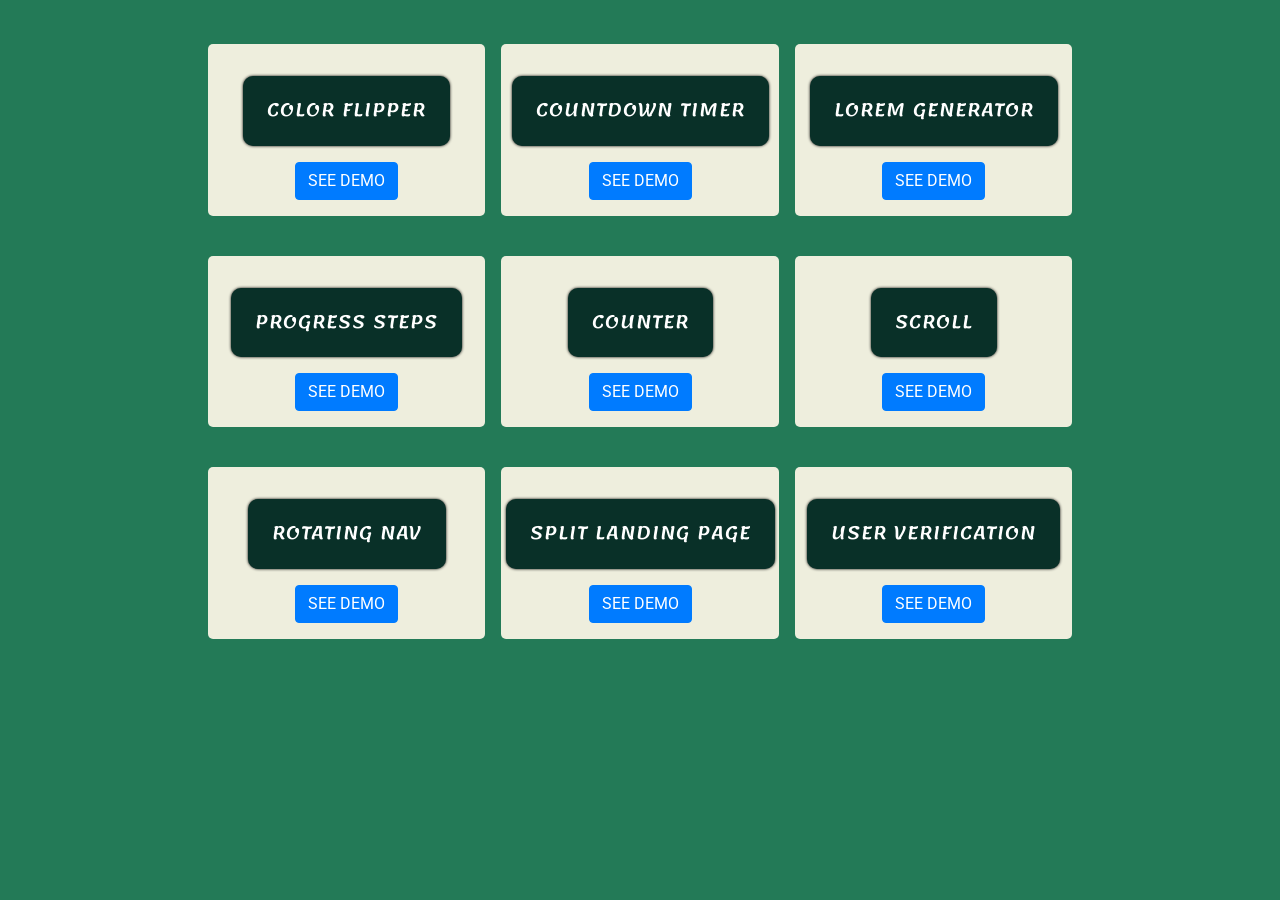
<file: index.html>
<!DOCTYPE html>
<html lang="en">
	<head>
		<meta charset="UTF-8" />
		<meta http-equiv="X-UA-Compatible" content="IE=edge" />
		<meta name="viewport" content="width=device-width, initial-scale=1.0" />
		<link rel="stylesheet" href="./bootstrap/bootstrap.min.css" />
		<link rel="stylesheet" href="./style.css" />
		<title>BASIC FRONTEND</title>
	</head>
	<body>
		<div class="container">
			<div class="row">
				<section class="projects-container py-4 col flex-wrap Flexed">
					<!-- PROJECT WRAPPER -->
					<div
						class="
							project-wrapper
							flex-column
							Flexed
							col-sm-10 col-md-6
							mx-2
							p-3
							col-lg-3
						"
					>
						<div class="project-title-wrapper my-3 p-4">
							<h5 class="project-title mb-0">COLOR FLIPPER</h5>
						</div>
						<a
							href="./projects/color-flipper/index.html"
							target="_blank"
							class="btn btn-primary"
							>SEE DEMO</a
						>
					</div>
					<!-- PROJECT WRAPPER -->
					<div
						class="
							project-wrapper
							flex-column
							Flexed
							col-sm-10 col-md-6
							mx-2
							p-3
							col-lg-3
						"
					>
						<div class="project-title-wrapper my-3 p-4">
							<h5 class="project-title mb-0">COUNTDOWN TIMER</h5>
						</div>
						<a
							href="./projects/countdown-timer/index.html"
							target="_blank"
							class="btn btn-primary"
							>SEE DEMO</a
						>
					</div>
					<!-- PROJECT WRAPPER -->
					<div
						class="
							project-wrapper
							flex-column
							Flexed
							col-sm-10 col-md-6
							mx-2
							p-3
							col-lg-3
						"
					>
						<div class="project-title-wrapper my-3 p-4">
							<h5 class="project-title mb-0">LOREM GENERATOR</h5>
						</div>
						<a
							href="./projects/lorem-generator/index.html"
							target="_blank"
							class="btn btn-primary"
							>SEE DEMO</a
						>
					</div>
					<!-- PROJECT WRAPPER -->
					<div
						class="
							project-wrapper
							flex-column
							Flexed
							col-sm-10 col-md-6
							mx-2
							p-3
							col-lg-3
						"
					>
						<div class="project-title-wrapper my-3 p-4">
							<h5 class="project-title mb-0">PROGRESS STEPS</h5>
						</div>
						<a
							href="./projects/progress-steps/index.html"
							target="_blank"
							class="btn btn-primary"
							>SEE DEMO</a
						>
					</div>
					<!-- PROJECT WRAPPER -->
					<div
						class="
							project-wrapper
							flex-column
							Flexed
							col-sm-10 col-md-6
							mx-2
							p-3
							col-lg-3
						"
					>
						<div class="project-title-wrapper my-3 p-4">
							<h5 class="project-title mb-0">COUNTER</h5>
						</div>
						<a
							href="./projects/counter/index.html"
							target="_blank"
							class="btn btn-primary"
							>SEE DEMO</a
						>
					</div>
					<!-- PROJECT WRAPPER -->
					<div
						class="
							project-wrapper
							flex-column
							Flexed
							col-sm-10 col-md-6
							mx-2
							p-3
							col-lg-3
						"
					>
						<div class="project-title-wrapper my-3 p-4">
							<h5 class="project-title mb-0">SCROLL</h5>
						</div>
						<a
							href="./projects/scroll/index.html"
							target="_blank"
							class="btn btn-primary"
							>SEE DEMO</a
						>
					</div>
					<!-- PROJECT WRAPPER -->
					<div
						class="
							project-wrapper
							flex-column
							Flexed
							col-sm-10 col-md-6
							mx-2
							p-3
							col-lg-3
						"
					>
						<div class="project-title-wrapper my-3 p-4">
							<h5 class="project-title mb-0">ROTATING NAV</h5>
						</div>
						<a
							href="./projects/rotating-nav/index.html"
							target="_blank"
							class="btn btn-primary"
							>SEE DEMO</a
						>
					</div>
					<!-- PROJECT WRAPPER -->
					<div
						class="
							project-wrapper
							flex-column
							Flexed
							col-sm-10 col-md-6
							mx-2
							p-3
							col-lg-3
						"
					>
						<div class="project-title-wrapper my-3 p-4">
							<h5 class="project-title mb-0">SPLIT LANDING PAGE</h5>
						</div>
						<a
							href="./projects/split-landing-page/index.html"
							target="_blank"
							class="btn btn-primary"
							>SEE DEMO</a
						>
					</div>
					<!-- PROJECT WRAPPER -->
					<div
						class="
							project-wrapper
							flex-column
							Flexed
							col-sm-10 col-md-6
							mx-2
							p-3
							col-lg-3
						"
					>
						<div class="project-title-wrapper my-3 p-4">
							<h5 class="project-title mb-0">USER VERIFICATION</h5>
						</div>
						<a
							href="./projects/user-verification/index.html"
							target="_blank"
							class="btn btn-primary"
							>SEE DEMO</a
						>
					</div>
				</section>
			</div>
		</div>

		<script src=""></script>
	</body>
</html>
</file>
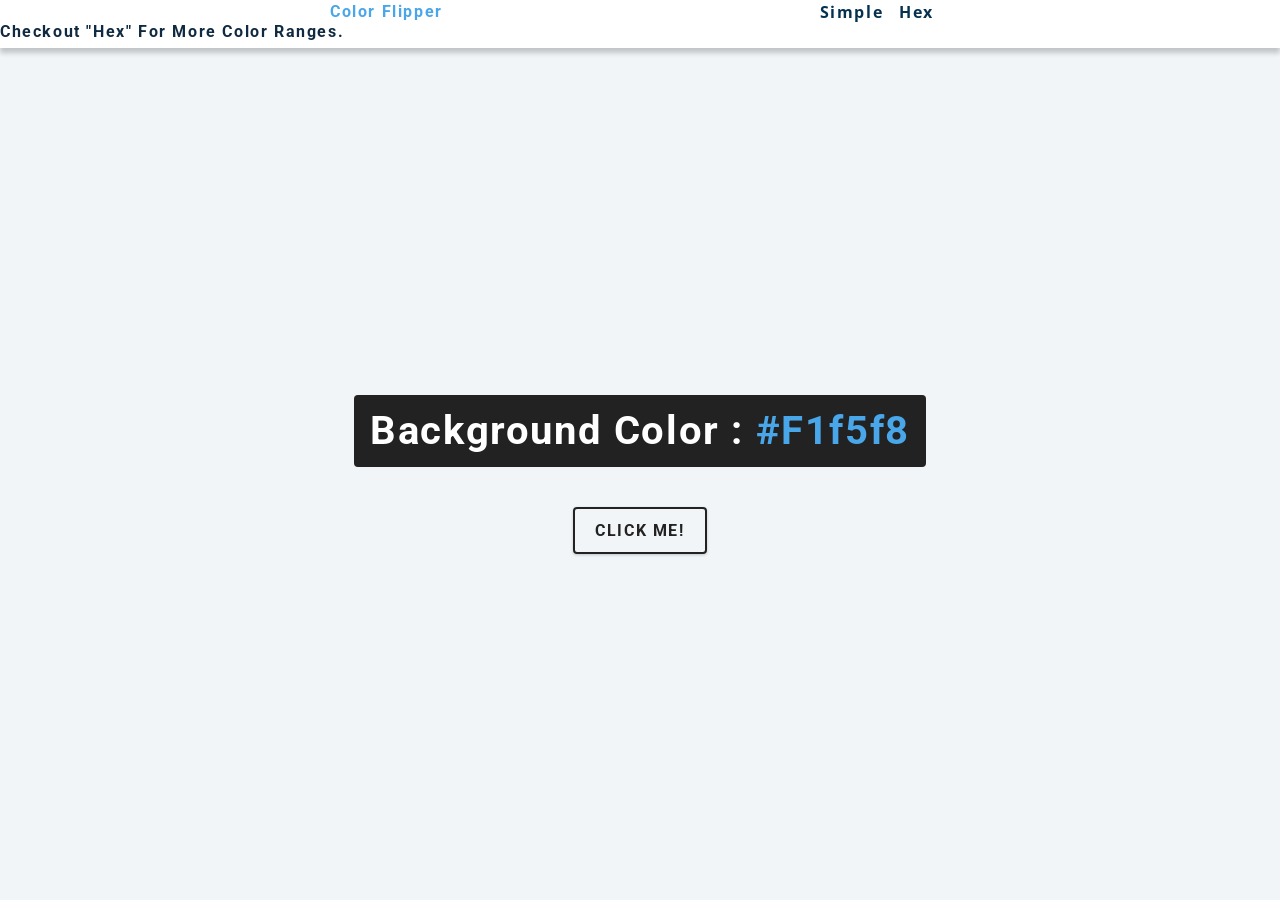
<file: projects/color-flipper/index.html>
<!DOCTYPE html>
<html lang="en">
 <head>
  <meta charset="UTF-8" />
  <meta name="viewport" content="width=device-width, initial-scale=1.0" />
  <title>COLOR FLIPPER</title>

  <!-- styles -->
  <link rel="stylesheet" href="styles.css" />
 </head>
 <body>
  <nav>
   <div class="nav-center">
    <h4>Color Flipper</h4>
    <ul class="nav-links">
     <li>
      <a href="index.html">Simple</a>
     </li>
     <li>
      <a href="hex.html">Hex</a>
     </li>
    </ul>
   </div>
   <h4>Checkout "Hex" for more color ranges.</h4>
  </nav>
  <main>
   <div class="container">
    <h2>Background Color : <span class="color"> #f1f5f8 </span></h2>
    <button class="btn btn-hero" id="btn">Click Me!</button>
   </div>
  </main>
  <!-- javascript -->
  <script src="app.js"></script>
 </body>
</html>
</file>
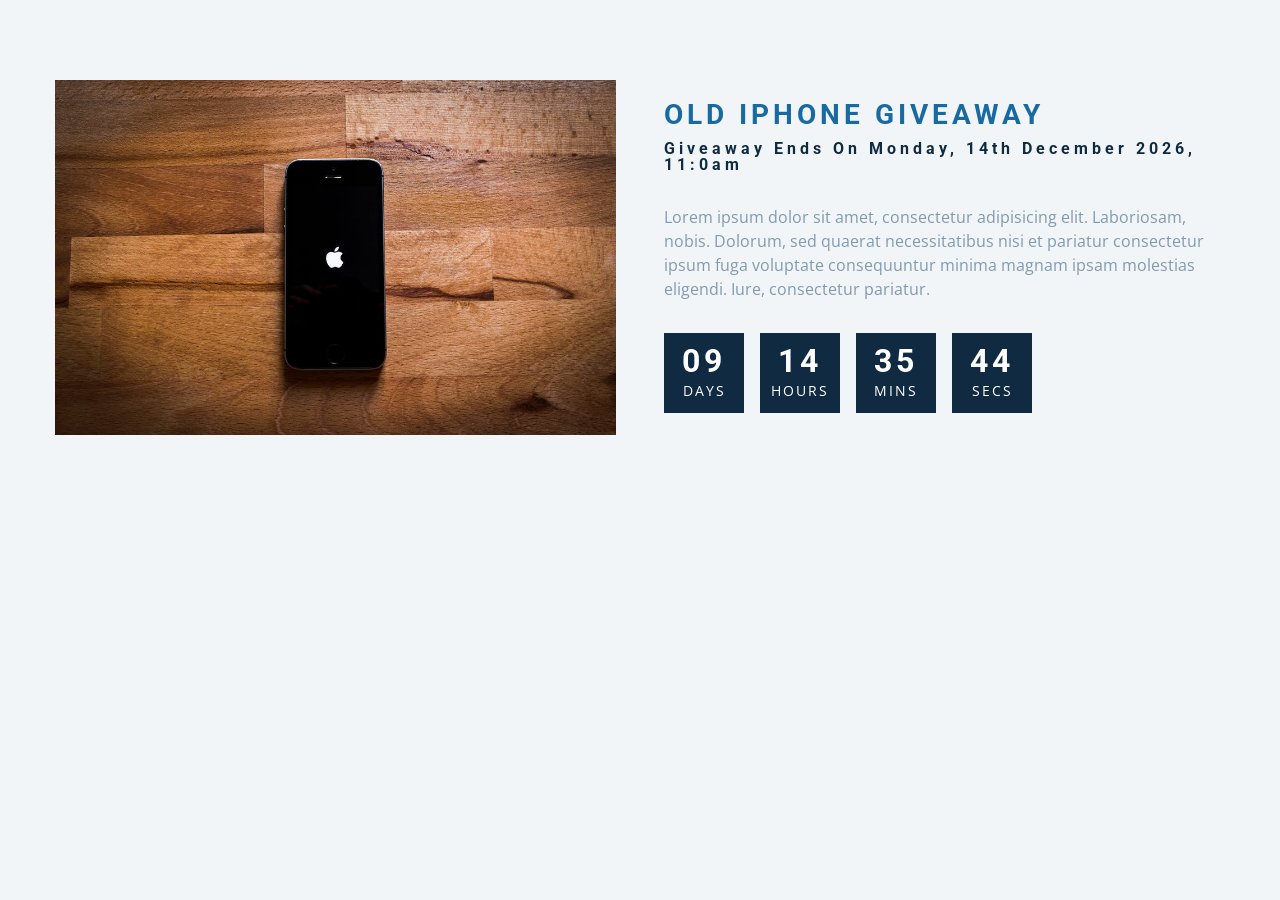
<file: projects/countdown-timer/index.html>
<!DOCTYPE html>
<html lang="en">
  <head>
    <meta charset="UTF-8" />
    <meta name="viewport" content="width=device-width, initial-scale=1.0" />
    <title>Countdown</title>

    <!-- styles -->
    <link rel="stylesheet" href="styles.css" />
  </head>
  <body>
   <section class="section-center">
     <!-- image -->
     <article class="gift-img">
      <img src="./gift.jpeg" alt="Gift picture">
     </article>
     <!-- info -->
     <article class="gift-info">
       <h3>old iphone giveaway</h3>
       <h4 class="giveaway">
         giveaway ends on Sunday, 24th April, 2020, 8:00am
       </h4>
       <p>Lorem ipsum dolor sit amet, consectetur adipisicing elit. Laboriosam, nobis. Dolorum, sed quaerat necessitatibus nisi et pariatur consectetur ipsum fuga voluptate consequuntur minima magnam ipsam molestias eligendi. Iure, consectetur pariatur.</p>
       <div class="deadline">
         <!-- days -->
         <div class="deadline-format"><div>
           <h4 class="days">34</h4>
           <span>days</span>
         </div>
        </div>
        <!-- end of item -->
        <!-- days -->
        <div class="deadline-format"><div>
          <h4 class="hours">34</h4>
          <span>hours</span>
        </div>
      </div>
      <!-- end of item -->
         <!-- days -->
         <div class="deadline-format"><div>
           <h4 class="mins">34</h4>
           <span>mins</span>
          </div>
        </div>
        <!-- end of item -->
        <!-- days -->
        <div class="deadline-format"><div>
          <h4 class="secs">34</h4>
          <span>secs</span>
        </div>
       </div>
       <!-- end of item -->
      </div>
    </article>
  </section>
    <!-- javascript -->
    <script src="app.js"></script>
  </body>
</html>
</file>
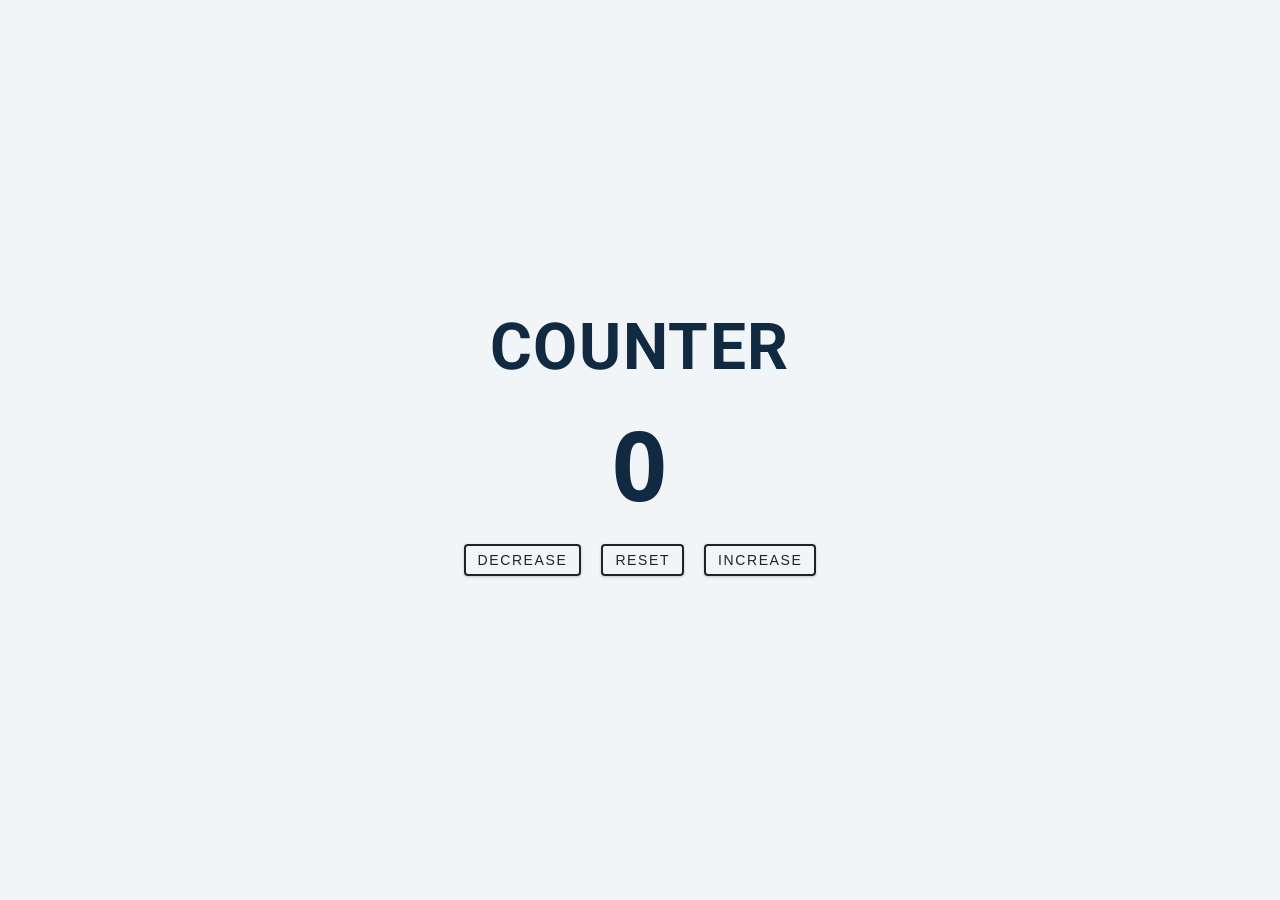
<file: projects/counter/index.html>
<!DOCTYPE html>
<html lang="en">
  <head>
    <meta charset="UTF-8" />
    <meta name="viewport" content="width=device-width, initial-scale=1.0" />
    <title>Counter</title>

    <!-- styles -->
    <link rel="stylesheet" href="styles.css" />
  </head>
  <body>
    <main>
      <div class="container">
        <h1>COUNTER</h1>
        <span id="value">0</span>
        <div class="button-container">
          <button class="btn decrease">decrease</button>
          <button class="btn reset">reset</button>
          <button class="btn increase">increase</button>
        </div>
      </div>
    </main>
    <!-- javascript -->
    <script src="app.js"></script>
  </body>
</html>
</file>
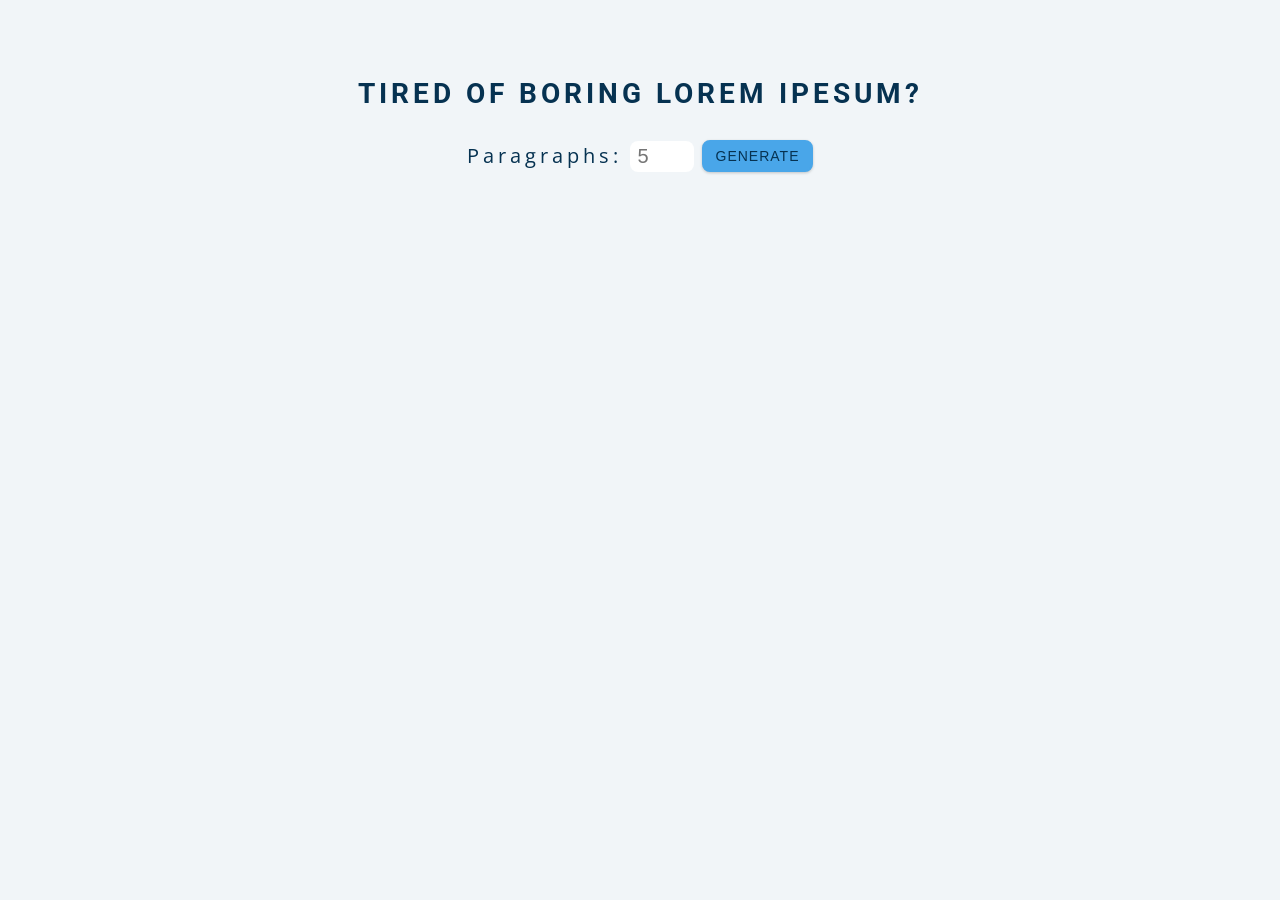
<file: projects/lorem-generator/index.html>
<!DOCTYPE html>
<html lang="en">
 <head>
  <meta charset="UTF-8" />
  <meta name="viewport" content="width=device-width, initial-scale=1.0" />
  <title>LOREM GENERATOR</title>

  <!-- styles -->
  <link rel="stylesheet" href="styles.css" />
 </head>
 <body>
  <section class="section-center">
   <h3>tired of boring lorem ipesum?</h3>
   <form class="lorem-form">
    <label for="amount">paragraphs:</label>
    <input type="number" name="amount" id="amount" placeholder="5" />
    <button type="submit" class="btn">generate</button>
   </form>
   <article class="lorem-text"></article>
  </section>
  <!-- <span>
      <h5>select a date</h5>
      <input type="date" name="" id=""> <br>
      <input type="text" name="" id="">
    </span> -->
  <!-- javascript -->
  <script src="app.js"></script>
 </body>
</html>
</file>
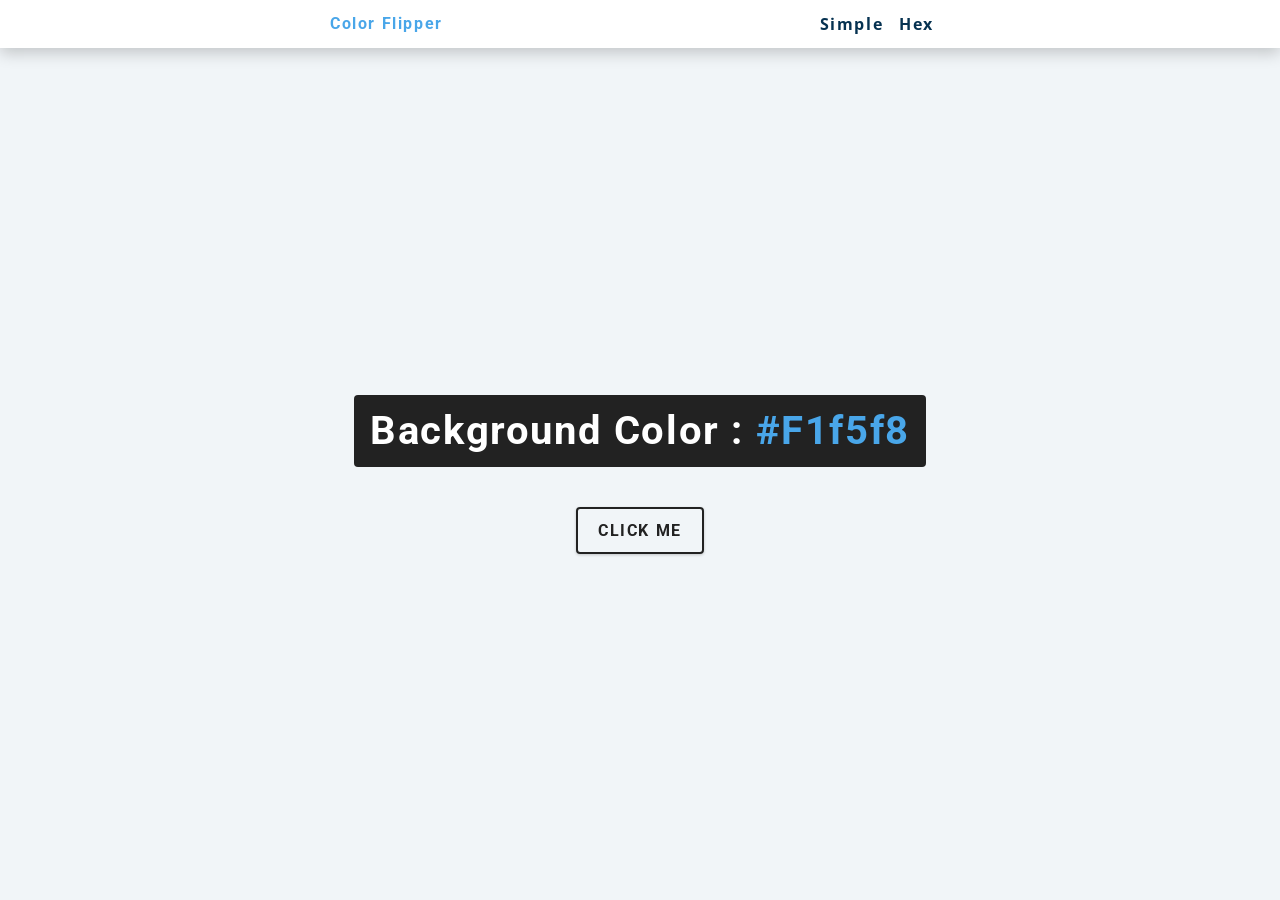
<file: projects/color-flipper/final/index.html>
<!DOCTYPE html>
<html lang="en">
  <head>
    <meta charset="UTF-8" />
    <meta name="viewport" content="width=device-width, initial-scale=1.0" />
    <title>Color Flipper || Simple</title>

    <!-- styles -->
    <link rel="stylesheet" href="styles.css" />
  </head>
  <body>
    <nav>
      <div class="nav-center">
        <h4>color flipper</h4>
        <ul class="nav-links">
          <li><a href="index.html">simple</a></li>
          <li><a href="hex.html">hex</a></li>
        </ul>
      </div>
    </nav>
    <main>
      <div class="container">
        <h2>background color : <span class="color">#f1f5f8</span></h2>
        <button class="btn btn-hero" id="btn">click me</button>
      </div>
    </main>
    <!-- javascript -->
    <script src="app.js"></script>
  </body>
</html>
</file>
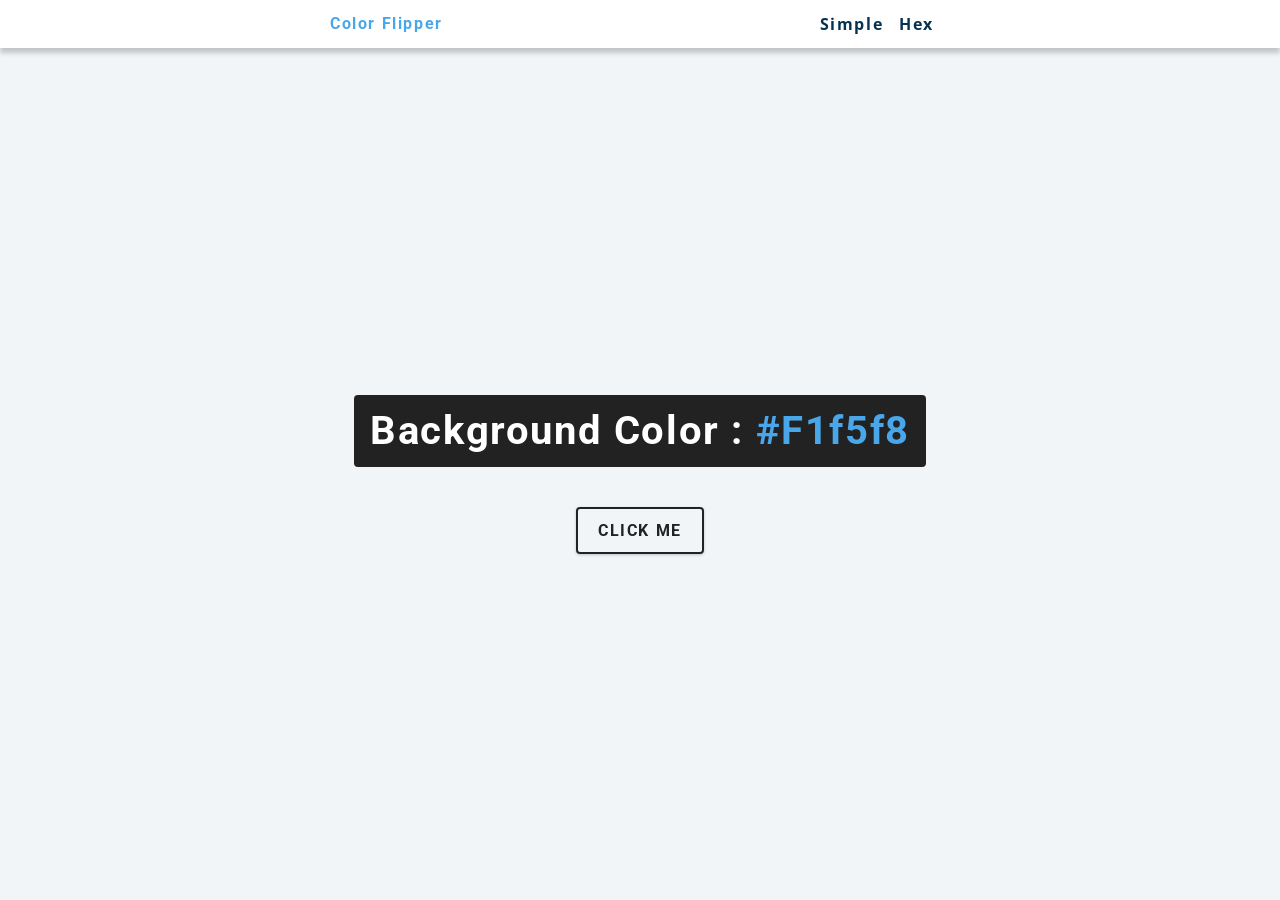
<file: projects/color-flipper/hex.html>
<!DOCTYPE html>
<html lang="en">
  <head>
    <meta charset="UTF-8" />
    <meta name="viewport" content="width=device-width, initial-scale=1.0" />
    <title>
      Color Flipper || Simple
    </title>

    <!-- styles -->
    <link rel="stylesheet" href="styles.css" />
  </head>

  <body>
    <nav>
      <div class="nav-center">
        <h4>color flipper</h4>
        <ul class="nav-links">
          <li><a href="index.html">simple</a></li>
          <li><a href="hex.html">hex</a></li>
        </ul>
      </div>
    </nav>
    <main>
      <div class="container">
        <h2>background color : <span class="color">#f1f5f8</span></h2>
        <button class="btn btn-hero" id="btn">click me</button>
      </div>
    </main>
    <!-- javascript -->
    <script src="hex.js"></script>
  </body>
</html>
</file>
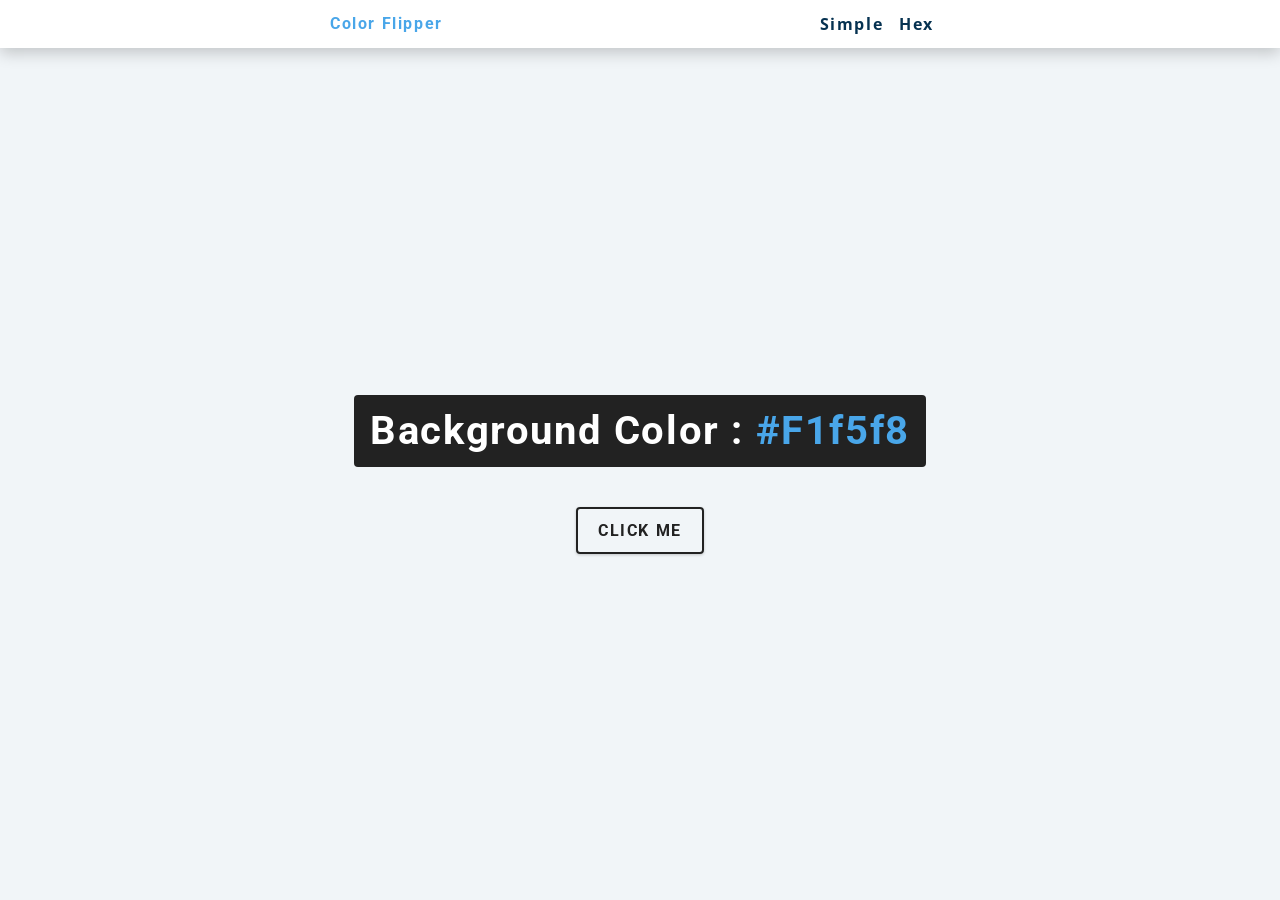
<file: projects/color-flipper/final/hex.html>
<!DOCTYPE html>
<html lang="en">
  <head>
    <meta charset="UTF-8" />
    <meta name="viewport" content="width=device-width, initial-scale=1.0" />
    <title>Color Flipper || Hex</title>

    <!-- styles -->
    <link rel="stylesheet" href="styles.css" />
  </head>

  <body>
    <nav>
      <div class="nav-center">
        <h4>color flipper</h4>
        <ul class="nav-links">
          <li><a href="index.html">simple</a></li>
          <li><a href="hex.html">hex</a></li>
        </ul>
      </div>
    </nav>
    <main>
      <div class="container">
        <h2>background color : <span class="color">#f1f5f8</span></h2>
        <button class="btn btn-hero" id="btn">click me</button>
      </div>
    </main>
    <!-- javascript -->
    <script src="hex.js"></script>
  </body>
</html>
</file>
<file: style.css>
@import url("https://fonts.googleapis.com/css2?family=Lemonada:wght@300;400;500&family=Montserrat&family=Roboto&family=Roboto+Slab&display=swap");

:root {
	/* BODY COLORS */
	--clr-primary-1: #003e6b;
	--clr-primary-2: #0a558a;
	--clr-primary-3: #0f6099;
	--green-gradient: linear-gradient(to left, #093028, #237a57);
	--light-green: #237a57;
	--dark-green: #093028;
	--gld-clr-1: #f5cd1b;
	/* TRANSITIONS */
	--sht-trans: all 200ms ease-in-out;
	--med-trans: all 0.5s ease-in-out;
	--lng-trans: all 1s ease-in-out;
}
* {
	margin: 0;
	padding: 0;
	box-sizing: border-box;
}

body {
	background: var(--clr-primary-3);
	background: var(--green-gradient);
	background: var(--light-green);
}



.project-wrapper {
	background: #eed;
	margin: 20px auto;
	border-radius: 5px;
}

.project-title-wrapper {
	background: var(--dark-green);

	border-radius: 10px;
	box-shadow: 0px 0px 3px #000000;
}

.project-title {
	font-size: 18px;
	white-space: nowrap;
	color: #fff;
	text-align: center;
	letter-spacing: 1px;
	font-family: "Lemonada", sans-serif;
}

.Flexed {
	display: flex;
	justify-content: center;
	align-items: center;
}
</file>
<file: projects/color-flipper/styles.css>
/*
=============== 
Fonts
===============
*/
@import url("https://fonts.googleapis.com/css?family=Open+Sans|Roboto:400,700&display=swap");

/*
=============== 
Variables
===============
*/

:root {
  /* dark shades of primary color*/
  --clr-primary-1: hsl(205, 86%, 17%);
  --clr-primary-2: hsl(205, 77%, 27%);
  --clr-primary-3: hsl(205, 72%, 37%);
  --clr-primary-4: hsl(205, 63%, 48%);
  /* primary/main color */
  --clr-primary-5: hsl(205, 78%, 60%);
  /* lighter shades of primary color */
  --clr-primary-6: hsl(205, 89%, 70%);
  --clr-primary-7: hsl(205, 90%, 76%);
  --clr-primary-8: hsl(205, 86%, 81%);
  --clr-primary-9: hsl(205, 90%, 88%);
  --clr-primary-10: hsl(205, 100%, 96%);
  /* darkest grey - used for headings */
  --clr-grey-1: hsl(209, 61%, 16%);
  --clr-grey-2: hsl(211, 39%, 23%);
  --clr-grey-3: hsl(209, 34%, 30%);
  --clr-grey-4: hsl(209, 28%, 39%);
  /* grey used for paragraphs */
  --clr-grey-5: hsl(210, 22%, 49%);
  --clr-grey-6: hsl(209, 23%, 60%);
  --clr-grey-7: hsl(211, 27%, 70%);
  --clr-grey-8: hsl(210, 31%, 80%);
  --clr-grey-9: hsl(212, 33%, 89%);
  --clr-grey-10: hsl(210, 36%, 96%);
  --clr-white: #fff;
  --clr-red-dark: hsl(360, 67%, 44%);
  --clr-red-light: hsl(360, 71%, 66%);
  --clr-green-dark: hsl(125, 67%, 44%);
  --clr-green-light: hsl(125, 71%, 66%);
  --clr-black: #222;
  --ff-primary: "Roboto", sans-serif;
  --ff-secondary: "Open Sans", sans-serif;
  --transition: all 0.3s linear;
  --spacing: 0.1rem;
  --radius: 0.25rem;
  --light-shadow: 0 5px 15px rgba(0, 0, 0, 0.1);
  --dark-shadow: 0 5px 5px rgba(0, 0, 0, 0.2);
  --max-width: 1170px;
  --fixed-width: 620px;
}
/*
=============== 
Global Styles
===============
*/

*,
::after,
::before {
  margin: 0;
  padding: 0;
  box-sizing: border-box;
}
body {
  font-family: var(--ff-secondary);
  background: var(--clr-grey-10);
  color: var(--clr-grey-1);
  line-height: 1.5;
  font-size: 0.875rem;
}
ul {
  list-style-type: none;
}
a {
  text-decoration: none;
}
h1,
h2,
h3,
h4 {
  letter-spacing: var(--spacing);
  text-transform: capitalize;
  line-height: 1.25;
  margin-bottom: 0.75rem;
  font-family: var(--ff-primary);
}
h1 {
  font-size: 3rem;
}
h2 {
  font-size: 2rem;
}
h3 {
  font-size: 1.25rem;
}
h4 {
  font-size: 0.875rem;
}
p {
  margin-bottom: 1.25rem;
  color: var(--clr-grey-5);
}
@media screen and (min-width: 800px) {
  h1 {
    font-size: 4rem;
  }
  h2 {
    font-size: 2.5rem;
  }
  h3 {
    font-size: 1.75rem;
  }
  h4 {
    font-size: 1rem;
  }
  body {
    font-size: 1rem;
  }
  h1,
  h2,
  h3,
  h4 {
    line-height: 1;
  }
}
/*  global classes */

/* section */
.section {
  padding: 5rem 0;
}

.section-center {
  width: 90vw;
  margin: 0 auto;
  max-width: 1170px;
}
@media screen and (min-width: 992px) {
  .section-center {
    width: 95vw;
  }
}
main {
  min-height: 100vh;
  display: grid;
  place-items: center;
}

/*
=============== 
Nav
===============
*/
nav {
  background: var(--clr-white);
  height: 3rem;
  display: grid;
  align-items: center;
  box-shadow: var(--dark-shadow);
}
.nav-center {
  width: 90vw;
  max-width: var(--fixed-width);
  margin: 0 auto;
  display: flex;
  align-items: center;
  justify-content: space-between;
}
.nav-center h4 {
  margin-bottom: 0;
  color: var(--clr-primary-5);
}
.nav-links {
  display: flex;
}
nav a {
  text-transform: capitalize;
  font-weight: 700;
  font-size: 1rem;
  color: var(--clr-primary-1);
  letter-spacing: var(--spacing);
  margin-right: 1rem;
}
nav a:hover {
  color: var(--clr-primary-5);
}
/*
=============== 
Container
===============
*/
main {
  min-height: calc(100vh - 3rem);
  display: grid;
  place-items: center;
}
.container {
  text-align: center;
}
.container h2 {
  background: var(--clr-black);
  color: var(--clr-white);
  padding: 1rem;
  border-radius: var(--radius);
  margin-bottom: 2.5rem;
}
.color {
  color: var(--clr-primary-5);
}
.btn-hero {
  font-family: var(--ff-primary);
  text-transform: uppercase;
  background: transparent;
  color: var(--clr-black);
  letter-spacing: var(--spacing);
  display: inline-block;
  font-weight: 700;
  transition: var(--transition);
  border: 2px solid var(--clr-black);
  cursor: pointer;
  box-shadow: 0 1px 3px rgba(0, 0, 0, 0.2);
  border-radius: var(--radius);
  font-size: 1rem;
  padding: 0.75rem 1.25rem;
}
.btn-hero:hover {
  color: var(--clr-white);
  background: var(--clr-black);
}
</file>
<file: projects/countdown-timer/styles.css>
/*
=============== 
Fonts
===============
*/
@import url("https://fonts.googleapis.com/css?family=Open+Sans|Roboto:400,700&display=swap");

/*
=============== 
Variables
===============
*/

:root {
  /* dark shades of primary color*/
  --clr-primary-1: hsl(205, 86%, 17%);
  --clr-primary-2: hsl(205, 77%, 27%);
  --clr-primary-3: hsl(205, 72%, 37%);
  --clr-primary-4: hsl(205, 63%, 48%);
  /* primary/main color */
  --clr-primary-5: #49a6e9;
  /* lighter shades of primary color */
  --clr-primary-6: hsl(205, 89%, 70%);
  --clr-primary-7: hsl(205, 90%, 76%);
  --clr-primary-8: hsl(205, 86%, 81%);
  --clr-primary-9: hsl(205, 90%, 88%);
  --clr-primary-10: hsl(205, 100%, 96%);
  /* darkest grey - used for headings */
  --clr-grey-1: hsl(209, 61%, 16%);
  --clr-grey-2: hsl(211, 39%, 23%);
  --clr-grey-3: hsl(209, 34%, 30%);
  --clr-grey-4: hsl(209, 28%, 39%);
  /* grey used for paragraphs */
  --clr-grey-5: hsl(210, 22%, 49%);
  --clr-grey-6: hsl(209, 23%, 60%);
  --clr-grey-7: hsl(211, 27%, 70%);
  --clr-grey-8: hsl(210, 31%, 80%);
  --clr-grey-9: hsl(212, 33%, 89%);
  --clr-grey-10: hsl(210, 36%, 96%);
  --clr-white: #fff;
  --clr-red-dark: hsl(360, 67%, 44%);
  --clr-red-light: hsl(360, 71%, 66%);
  --clr-green-dark: hsl(125, 67%, 44%);
  --clr-green-light: hsl(125, 71%, 66%);
  --clr-black: #222;
  --clr-gold: #c59d5f;
  --ff-primary: "Roboto", sans-serif;
  --ff-secondary: "Open Sans", sans-serif;
  --transition: all 0.3s linear;
  --spacing: 0.25rem;
  --radius: 0.5rem;
  --light-shadow: 0 5px 15px rgba(0, 0, 0, 0.1);
  --dark-shadow: 0 5px 15px rgba(0, 0, 0, 0.2);
  --max-width: 1170px;
  --fixed-width: 620px;
}
/*
=============== 
Global Styles
===============
*/

*,
::after,
::before {
  margin: 0;
  padding: 0;
  box-sizing: border-box;
}
body {
  font-family: var(--ff-secondary);
  background: var(--clr-grey-10);
  color: var(--clr-grey-1);
  line-height: 1.5;
  font-size: 0.875rem;
}
ul {
  list-style-type: none;
}
a {
  text-decoration: none;
}
img:not(.logo) {
  width: 100%;
}
img {
  display: block;
}

h1,
h2,
h3,
h4 {
  letter-spacing: var(--spacing);
  text-transform: capitalize;
  line-height: 1.25;
  margin-bottom: 0.75rem;
  font-family: var(--ff-primary);
}
h1 {
  font-size: 3rem;
}
h2 {
  font-size: 2rem;
}
h3 {
  font-size: 1.25rem;
}
h4 {
  font-size: 0.875rem;
}
p {
  margin-bottom: 1.25rem;
  color: var(--clr-grey-5);
}
@media screen and (min-width: 800px) {
  h1 {
    font-size: 4rem;
  }
  h2 {
    font-size: 2.5rem;
  }
  h3 {
    font-size: 1.75rem;
  }
  h4 {
    font-size: 1rem;
  }
  body {
    font-size: 1rem;
  }
  h1,
  h2,
  h3,
  h4 {
    line-height: 1;
  }
}
/*  global classes */

.btn {
  text-transform: uppercase;
  background: transparent;
  color: var(--clr-black);
  padding: 0.375rem 0.75rem;
  letter-spacing: var(--spacing);
  display: inline-block;
  transition: var(--transition);
  font-size: 0.875rem;
  border: 2px solid var(--clr-black);
  cursor: pointer;
  box-shadow: 0 1px 3px rgba(0, 0, 0, 0.2);
  border-radius: var(--radius);
}
.btn:hover {
  color: var(--clr-white);
  background: var(--clr-black);
}
/* section */
.section {
  padding: 5rem 0;
}

.section-center {
  width: 90vw;
  margin: 5rem auto;
  max-width: 1170px;
}

main {
  min-height: 100vh;
  display: grid;
  place-items: center;
}
/*
=============== 
Countdown Timer
===============
*/
.gift-img {
  margin-bottom: 2rem;
}
.gift-info h3 {
  text-transform: uppercase;
  color: var(--clr-primary-3);
}
.gift-info p {
  color: var(--clr-grey-6);
}
.date {
  color: var(--clr-grey-5);
  font-size: 0.85rem;
}
@media screen and (min-width: 992px) {
  .section-center {
    display: grid;
    grid-template-columns: 1fr 1fr;
    place-items: center;
    gap: 3rem;
    width: 95vw;
  }
  .gift-img {
    margin-bottom: 0;
  }
}
.gift-info p {
  margin: 2rem 0;
}
.deadline {
  display: flex;
}
.deadline-format {
  background: var(--clr-grey-1);
  color: var(--clr-white);
  margin-right: 1rem;
  width: 5rem;
  height: 5rem;
  display: grid;
  place-items: center;
  text-align: center;
}
.deadline-format span {
  display: block;
  text-transform: uppercase;
  letter-spacing: 2px;
  font-size: 0.85rem;
}
.deadline h4:not(.expired) {
  font-size: 2rem;
  margin-bottom: 0.25rem;
  letter-spacing: var(--spacing);
}
</file>
<file: projects/counter/styles.css>
/*
=============== 
Fonts
===============
*/
@import url("https://fonts.googleapis.com/css?family=Open+Sans|Roboto:400,700&display=swap");

/*
=============== 
Variables
===============
*/

:root {
  /* dark shades of primary color*/
  --clr-primary-1: hsl(205, 86%, 17%);
  --clr-primary-2: hsl(205, 77%, 27%);
  --clr-primary-3: hsl(205, 72%, 37%);
  --clr-primary-4: hsl(205, 63%, 48%);
  /* primary/main color */
  --clr-primary-5: hsl(205, 78%, 60%);
  /* lighter shades of primary color */
  --clr-primary-6: hsl(205, 89%, 70%);
  --clr-primary-7: hsl(205, 90%, 76%);
  --clr-primary-8: hsl(205, 86%, 81%);
  --clr-primary-9: hsl(205, 90%, 88%);
  --clr-primary-10: hsl(205, 100%, 96%);
  /* darkest grey - used for headings */
  --clr-grey-1: hsl(209, 61%, 16%);
  --clr-grey-2: hsl(211, 39%, 23%);
  --clr-grey-3: hsl(209, 34%, 30%);
  --clr-grey-4: hsl(209, 28%, 39%);
  /* grey used for paragraphs */
  --clr-grey-5: hsl(210, 22%, 49%);
  --clr-grey-6: hsl(209, 23%, 60%);
  --clr-grey-7: hsl(211, 27%, 70%);
  --clr-grey-8: hsl(210, 31%, 80%);
  --clr-grey-9: hsl(212, 33%, 89%);
  --clr-grey-10: hsl(210, 36%, 96%);
  --clr-white: #fff;
  --clr-red-dark: hsl(360, 67%, 44%);
  --clr-red-light: hsl(360, 71%, 66%);
  --clr-green-dark: hsl(125, 67%, 44%);
  --clr-green-light: hsl(125, 71%, 66%);
  --clr-black: #222;
  --ff-primary: "Roboto", sans-serif;
  --ff-secondary: "Open Sans", sans-serif;
  --transition: all 0.3s linear;
  --spacing: 0.1rem;
  --radius: 0.25rem;
  --light-shadow: 0 5px 15px rgba(0, 0, 0, 0.1);
  --dark-shadow: 0 5px 15px rgba(0, 0, 0, 0.2);
  --max-width: 1170px;
  --fixed-width: 620px;
}
/*
=============== 
Global Styles
===============
*/

*,
::after,
::before {
  margin: 0;
  padding: 0;
  box-sizing: border-box;
}
body {
  font-family: var(--ff-secondary);
  background: var(--clr-grey-10);
  color: var(--clr-grey-1);
  line-height: 1.5;
  font-size: 0.875rem;
}
ul {
  list-style-type: none;
}
a {
  text-decoration: none;
}
h1,
h2,
h3,
h4 {
  letter-spacing: var(--spacing);
  text-transform: capitalize;
  line-height: 1.25;
  margin-bottom: 0.75rem;
  font-family: var(--ff-primary);
}
h1 {
  font-size: 3rem;
}
h2 {
  font-size: 2rem;
}
h3 {
  font-size: 1.25rem;
}
h4 {
  font-size: 0.875rem;
}
p {
  margin-bottom: 1.25rem;
  color: var(--clr-grey-5);
}
@media screen and (min-width: 800px) {
  h1 {
    font-size: 4rem;
  }
  h2 {
    font-size: 2.5rem;
  }
  h3 {
    font-size: 1.75rem;
  }
  h4 {
    font-size: 1rem;
  }
  body {
    font-size: 1rem;
  }
  h1,
  h2,
  h3,
  h4 {
    line-height: 1;
  }
}
/*  global classes */

/* section */
.section {
  padding: 5rem 0;
}

.section-center {
  width: 90vw;
  margin: 0 auto;
  max-width: 1170px;
}
@media screen and (min-width: 992px) {
  .section-center {
    width: 95vw;
  }
}
main {
  min-height: 100vh;
  display: grid;
  place-items: center;
}

/*
=============== 
Counter
===============
*/

main {
  min-height: 100vh;
  display: grid;
  place-items: center;
}
.container {
  text-align: center;
}
#value {
  font-size: 6rem;
  font-weight: bold;
}
.btn {
  text-transform: uppercase;
  background: transparent;
  color: var(--clr-black);
  padding: 0.375rem 0.75rem;
  letter-spacing: var(--spacing);
  display: inline-block;
  transition: var(--transition);
  font-size: 0.875rem;
  border: 2px solid var(--clr-black);
  cursor: pointer;
  box-shadow: 0 1px 3px rgba(0, 0, 0, 0.2);
  border-radius: var(--radius);
  margin: 0.5rem;
}
.btn:hover {
  color: var(--clr-white);
  background: var(--clr-black);
}
</file>
<file: projects/lorem-generator/styles.css>
/*
=============== 
Fonts
===============
*/
@import url("https://fonts.googleapis.com/css?family=Open+Sans|Roboto:400,700&display=swap");

/*
=============== 
Variables
===============
*/

:root {
  /* dark shades of primary color*/
  --clr-primary-1: hsl(205, 86%, 17%);
  --clr-primary-2: hsl(205, 77%, 27%);
  --clr-primary-3: hsl(205, 72%, 37%);
  --clr-primary-4: hsl(205, 63%, 48%);
  /* primary/main color */
  --clr-primary-5: #49a6e9;
  /* lighter shades of primary color */
  --clr-primary-6: hsl(205, 89%, 70%);
  --clr-primary-7: hsl(205, 90%, 76%);
  --clr-primary-8: hsl(205, 86%, 81%);
  --clr-primary-9: hsl(205, 90%, 88%);
  --clr-primary-10: hsl(205, 100%, 96%);
  /* darkest grey - used for headings */
  --clr-grey-1: hsl(209, 61%, 16%);
  --clr-grey-2: hsl(211, 39%, 23%);
  --clr-grey-3: hsl(209, 34%, 30%);
  --clr-grey-4: hsl(209, 28%, 39%);
  /* grey used for paragraphs */
  --clr-grey-5: hsl(210, 22%, 49%);
  --clr-grey-6: hsl(209, 23%, 60%);
  --clr-grey-7: hsl(211, 27%, 70%);
  --clr-grey-8: hsl(210, 31%, 80%);
  --clr-grey-9: hsl(212, 33%, 89%);
  --clr-grey-10: hsl(210, 36%, 96%);
  --clr-white: #fff;
  --clr-red-dark: hsl(360, 67%, 44%);
  --clr-red-light: hsl(360, 71%, 66%);
  --clr-green-dark: hsl(125, 67%, 44%);
  --clr-green-light: hsl(125, 71%, 66%);
  --clr-black: #222;
  --ff-primary: "Roboto", sans-serif;
  --ff-secondary: "Open Sans", sans-serif;
  --transition: all 0.3s linear;
  --spacing: 0.25rem;
  --radius: 0.5rem;
  --light-shadow: 0 5px 15px rgba(0, 0, 0, 0.1);
  --dark-shadow: 0 5px 15px rgba(0, 0, 0, 0.2);
  --max-width: 1170px;
  --fixed-width: 620px;
}
/*
=============== 
Global Styles
===============
*/

*,
::after,
::before {
  margin: 0;
  padding: 0;
  box-sizing: border-box;
}
body {
  font-family: var(--ff-secondary);
  background: var(--clr-grey-10);
  color: var(--clr-grey-1);
  line-height: 1.5;
  font-size: 0.875rem;
}
ul {
  list-style-type: none;
}
a {
  text-decoration: none;
}
img:not(.logo) {
  width: 100%;
}
img {
  display: block;
}

h1,
h2,
h3,
h4 {
  letter-spacing: var(--spacing);
  text-transform: capitalize;
  line-height: 1.25;
  margin-bottom: 0.75rem;
  font-family: var(--ff-primary);
}
h1 {
  font-size: 3rem;
}
h2 {
  font-size: 2rem;
}
h3 {
  font-size: 1.25rem;
}
h4 {
  font-size: 0.875rem;
}
p {
  margin-bottom: 1.25rem;
  color: var(--clr-grey-5);
}
@media screen and (min-width: 800px) {
  h1 {
    font-size: 4rem;
  }
  h2 {
    font-size: 2.5rem;
  }
  h3 {
    font-size: 1.75rem;
  }
  h4 {
    font-size: 1rem;
  }
  body {
    font-size: 1rem;
  }
  h1,
  h2,
  h3,
  h4 {
    line-height: 1;
  }
}
/*  global classes */

.btn {
  text-transform: uppercase;
  background: var(--clr-primary-5);
  color: var(--clr-primary-1);
  padding: 0.375rem 0.75rem;
  letter-spacing: 1px;
  display: inline-block;
  transition: var(--transition);
  font-size: 0.875rem;
  border: 2px solid var(--clr-primary-5);
  cursor: pointer;
  box-shadow: 0 1px 3px rgba(0, 0, 0, 0.2);
  border-radius: var(--radius);
}
.btn:hover {
  color: var(--clr-primary-5);
  background: var(--clr-primary-8);
  border-color: var(--clr-primary-8);
}
/* section */
.section {
  padding: 5rem 0;
}

.section-center {
  width: 90vw;
  margin: 0 auto;
  max-width: 40rem;
  margin-top: 5rem;
  text-align: center;
}
@media screen and (min-width: 992px) {
  .section-center {
    width: 95vw;
  }
}
main {
  min-height: 100vh;
  display: grid;
  place-items: center;
}
/*
=============== 
Lorem Ipsum
===============
*/
h3 {
  text-transform: uppercase;
  color: var(--clr-primary-1);
}
.lorem-form {
  text-transform: capitalize;
  letter-spacing: var(--spacing);
  margin-top: 2rem;
  margin-bottom: 4rem;
  display: flex;
  justify-content: center;
  align-items: center;
}
label {
  font-size: 1.25rem;
  color: var(--clr-primary-1);
}
input {
  padding: 0.25rem 0.5rem;

  width: 4rem;
  border-radius: var(--radius);
  border: none;
  margin: 0 0.5rem;
  font-size: 1.25rem;
}
button {
  background: var(--clr-primary-10);
}
.result {
  margin-bottom: 2rem;
}
</file>
<file: projects/color-flipper/final/styles.css>
/*
=============== 
Fonts
===============
*/
@import url("https://fonts.googleapis.com/css?family=Open+Sans|Roboto:400,700&display=swap");

/*
=============== 
Variables
===============
*/

:root {
  /* dark shades of primary color*/
  --clr-primary-1: hsl(205, 86%, 17%);
  --clr-primary-2: hsl(205, 77%, 27%);
  --clr-primary-3: hsl(205, 72%, 37%);
  --clr-primary-4: hsl(205, 63%, 48%);
  /* primary/main color */
  --clr-primary-5: hsl(205, 78%, 60%);
  /* lighter shades of primary color */
  --clr-primary-6: hsl(205, 89%, 70%);
  --clr-primary-7: hsl(205, 90%, 76%);
  --clr-primary-8: hsl(205, 86%, 81%);
  --clr-primary-9: hsl(205, 90%, 88%);
  --clr-primary-10: hsl(205, 100%, 96%);
  /* darkest grey - used for headings */
  --clr-grey-1: hsl(209, 61%, 16%);
  --clr-grey-2: hsl(211, 39%, 23%);
  --clr-grey-3: hsl(209, 34%, 30%);
  --clr-grey-4: hsl(209, 28%, 39%);
  /* grey used for paragraphs */
  --clr-grey-5: hsl(210, 22%, 49%);
  --clr-grey-6: hsl(209, 23%, 60%);
  --clr-grey-7: hsl(211, 27%, 70%);
  --clr-grey-8: hsl(210, 31%, 80%);
  --clr-grey-9: hsl(212, 33%, 89%);
  --clr-grey-10: hsl(210, 36%, 96%);
  --clr-white: #fff;
  --clr-red-dark: hsl(360, 67%, 44%);
  --clr-red-light: hsl(360, 71%, 66%);
  --clr-green-dark: hsl(125, 67%, 44%);
  --clr-green-light: hsl(125, 71%, 66%);
  --clr-black: #222;
  --ff-primary: "Roboto", sans-serif;
  --ff-secondary: "Open Sans", sans-serif;
  --transition: all 0.3s linear;
  --spacing: 0.1rem;
  --radius: 0.25rem;
  --light-shadow: 0 5px 15px rgba(0, 0, 0, 0.1);
  --dark-shadow: 0 5px 15px rgba(0, 0, 0, 0.2);
  --max-width: 1170px;
  --fixed-width: 620px;
}
/*
=============== 
Global Styles
===============
*/

*,
::after,
::before {
  margin: 0;
  padding: 0;
  box-sizing: border-box;
}
body {
  font-family: var(--ff-secondary);
  background: var(--clr-grey-10);
  color: var(--clr-grey-1);
  line-height: 1.5;
  font-size: 0.875rem;
}
ul {
  list-style-type: none;
}
a {
  text-decoration: none;
}
h1,
h2,
h3,
h4 {
  letter-spacing: var(--spacing);
  text-transform: capitalize;
  line-height: 1.25;
  margin-bottom: 0.75rem;
  font-family: var(--ff-primary);
}
h1 {
  font-size: 3rem;
}
h2 {
  font-size: 2rem;
}
h3 {
  font-size: 1.25rem;
}
h4 {
  font-size: 0.875rem;
}
p {
  margin-bottom: 1.25rem;
  color: var(--clr-grey-5);
}
@media screen and (min-width: 800px) {
  h1 {
    font-size: 4rem;
  }
  h2 {
    font-size: 2.5rem;
  }
  h3 {
    font-size: 1.75rem;
  }
  h4 {
    font-size: 1rem;
  }
  body {
    font-size: 1rem;
  }
  h1,
  h2,
  h3,
  h4 {
    line-height: 1;
  }
}
/*  global classes */

/* section */
.section {
  padding: 5rem 0;
}

.section-center {
  width: 90vw;
  margin: 0 auto;
  max-width: 1170px;
}
@media screen and (min-width: 992px) {
  .section-center {
    width: 95vw;
  }
}
main {
  min-height: 100vh;
  display: grid;
  place-items: center;
}

/*
=============== 
Nav
===============
*/
nav {
  background: var(--clr-white);
  height: 3rem;
  display: grid;
  align-items: center;
  box-shadow: var(--dark-shadow);
}
.nav-center {
  width: 90vw;
  max-width: var(--fixed-width);
  margin: 0 auto;
  display: flex;
  align-items: center;
  justify-content: space-between;
}
.nav-center h4 {
  margin-bottom: 0;
  color: var(--clr-primary-5);
}
.nav-links {
  display: flex;
}
nav a {
  text-transform: capitalize;
  font-weight: 700;
  font-size: 1rem;
  color: var(--clr-primary-1);
  letter-spacing: var(--spacing);
  margin-right: 1rem;
}
nav a:hover {
  color: var(--clr-primary-5);
}
/*
=============== 
Container
===============
*/
main {
  min-height: calc(100vh - 3rem);
  display: grid;
  place-items: center;
}
.container {
  text-align: center;
}
.container h2 {
  background: var(--clr-black);
  color: var(--clr-white);
  padding: 1rem;
  border-radius: var(--radius);
  margin-bottom: 2.5rem;
}
.color {
  color: var(--clr-primary-5);
}
.btn-hero {
  font-family: var(--ff-primary);
  text-transform: uppercase;
  background: transparent;
  color: var(--clr-black);
  letter-spacing: var(--spacing);
  display: inline-block;
  font-weight: 700;
  transition: var(--transition);
  border: 2px solid var(--clr-black);
  cursor: pointer;
  box-shadow: 0 1px 3px rgba(0, 0, 0, 0.2);
  border-radius: var(--radius);
  font-size: 1rem;
  padding: 0.75rem 1.25rem;
}
.btn-hero:hover {
  color: var(--clr-white);
  background: var(--clr-black);
}
</file>
